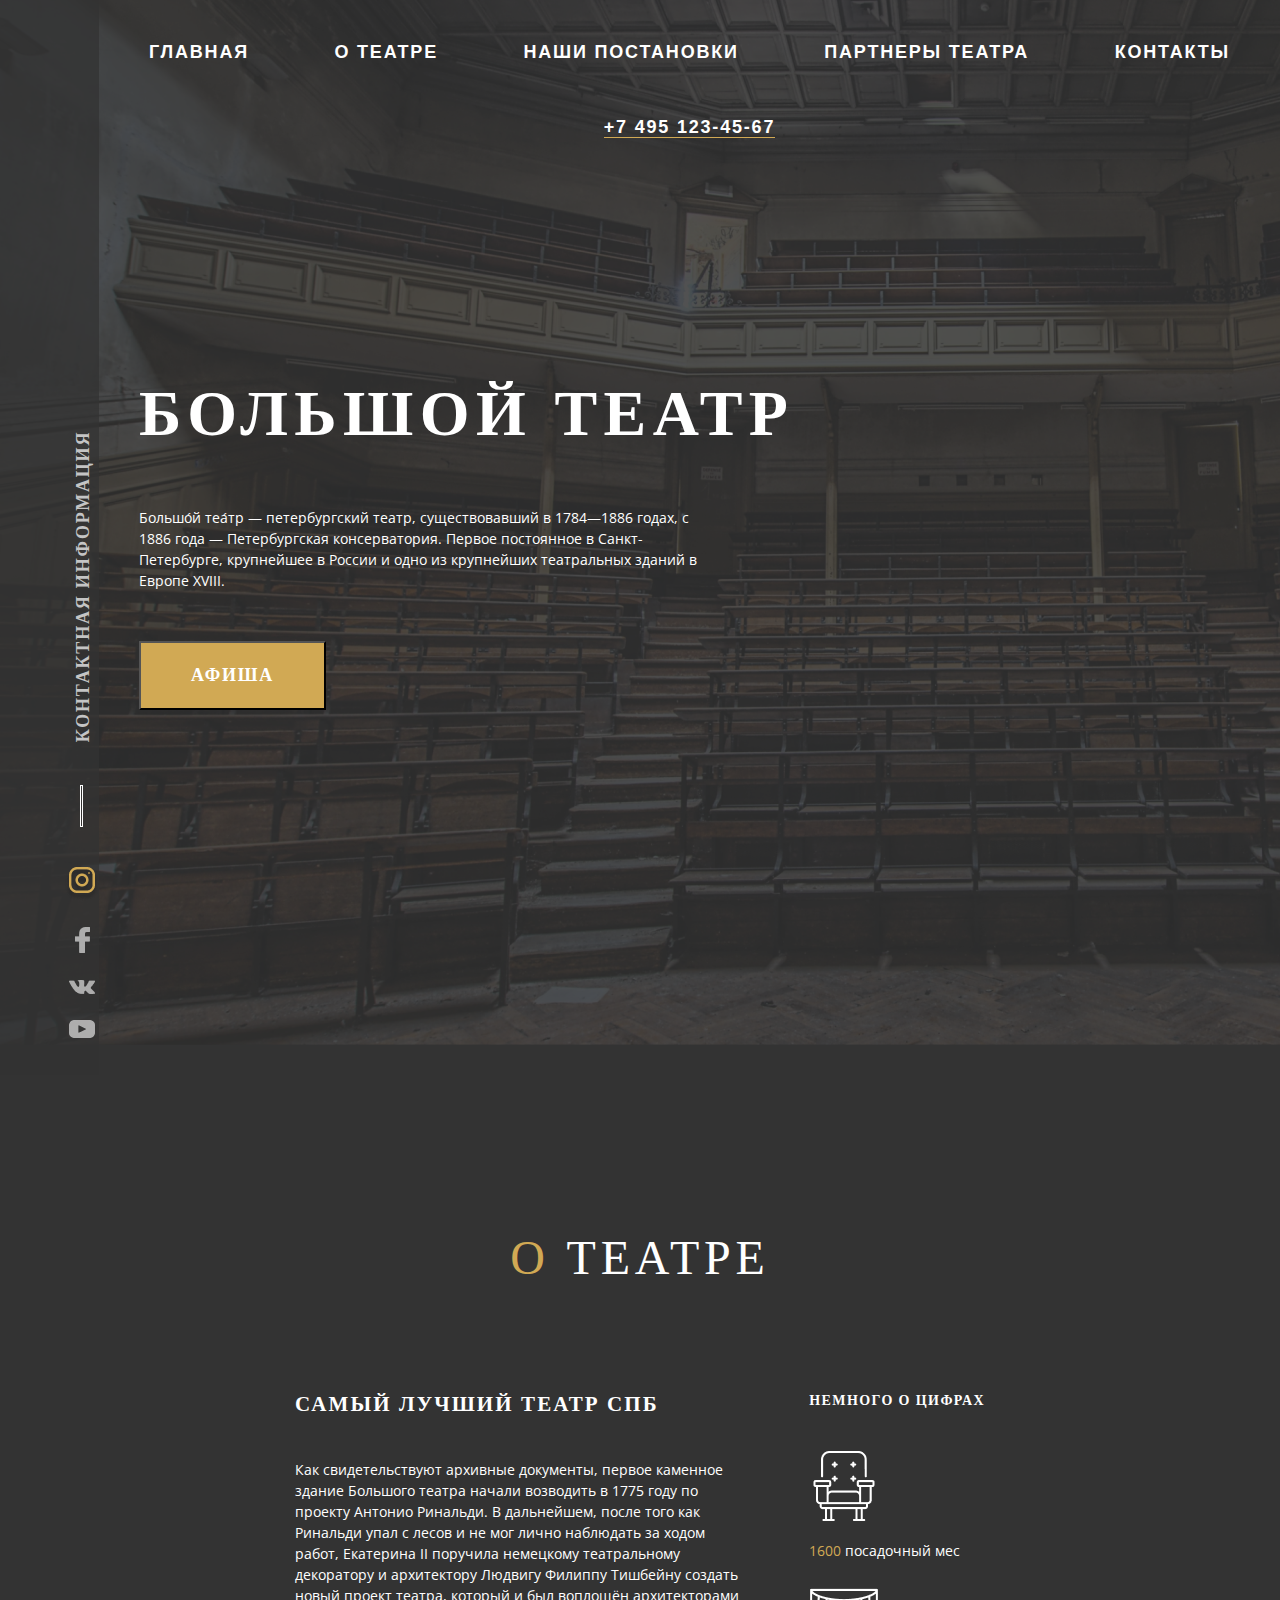
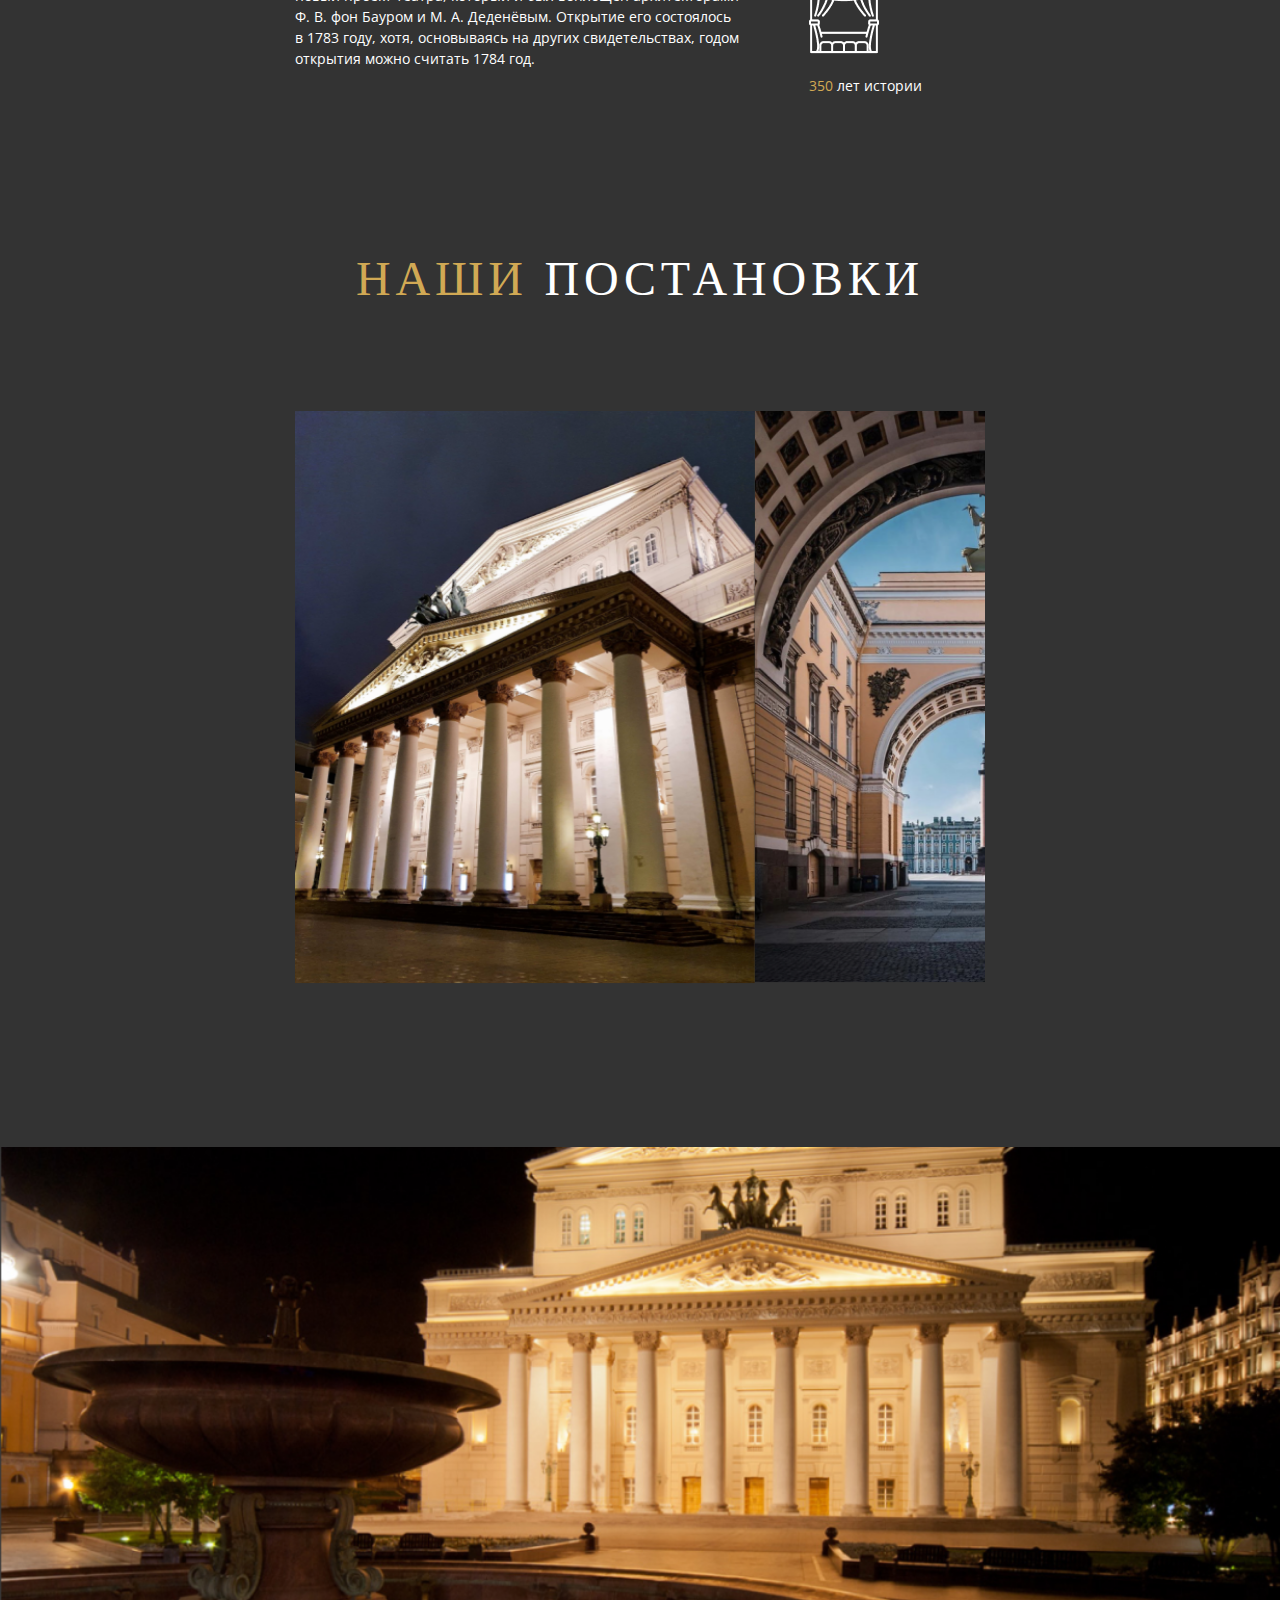
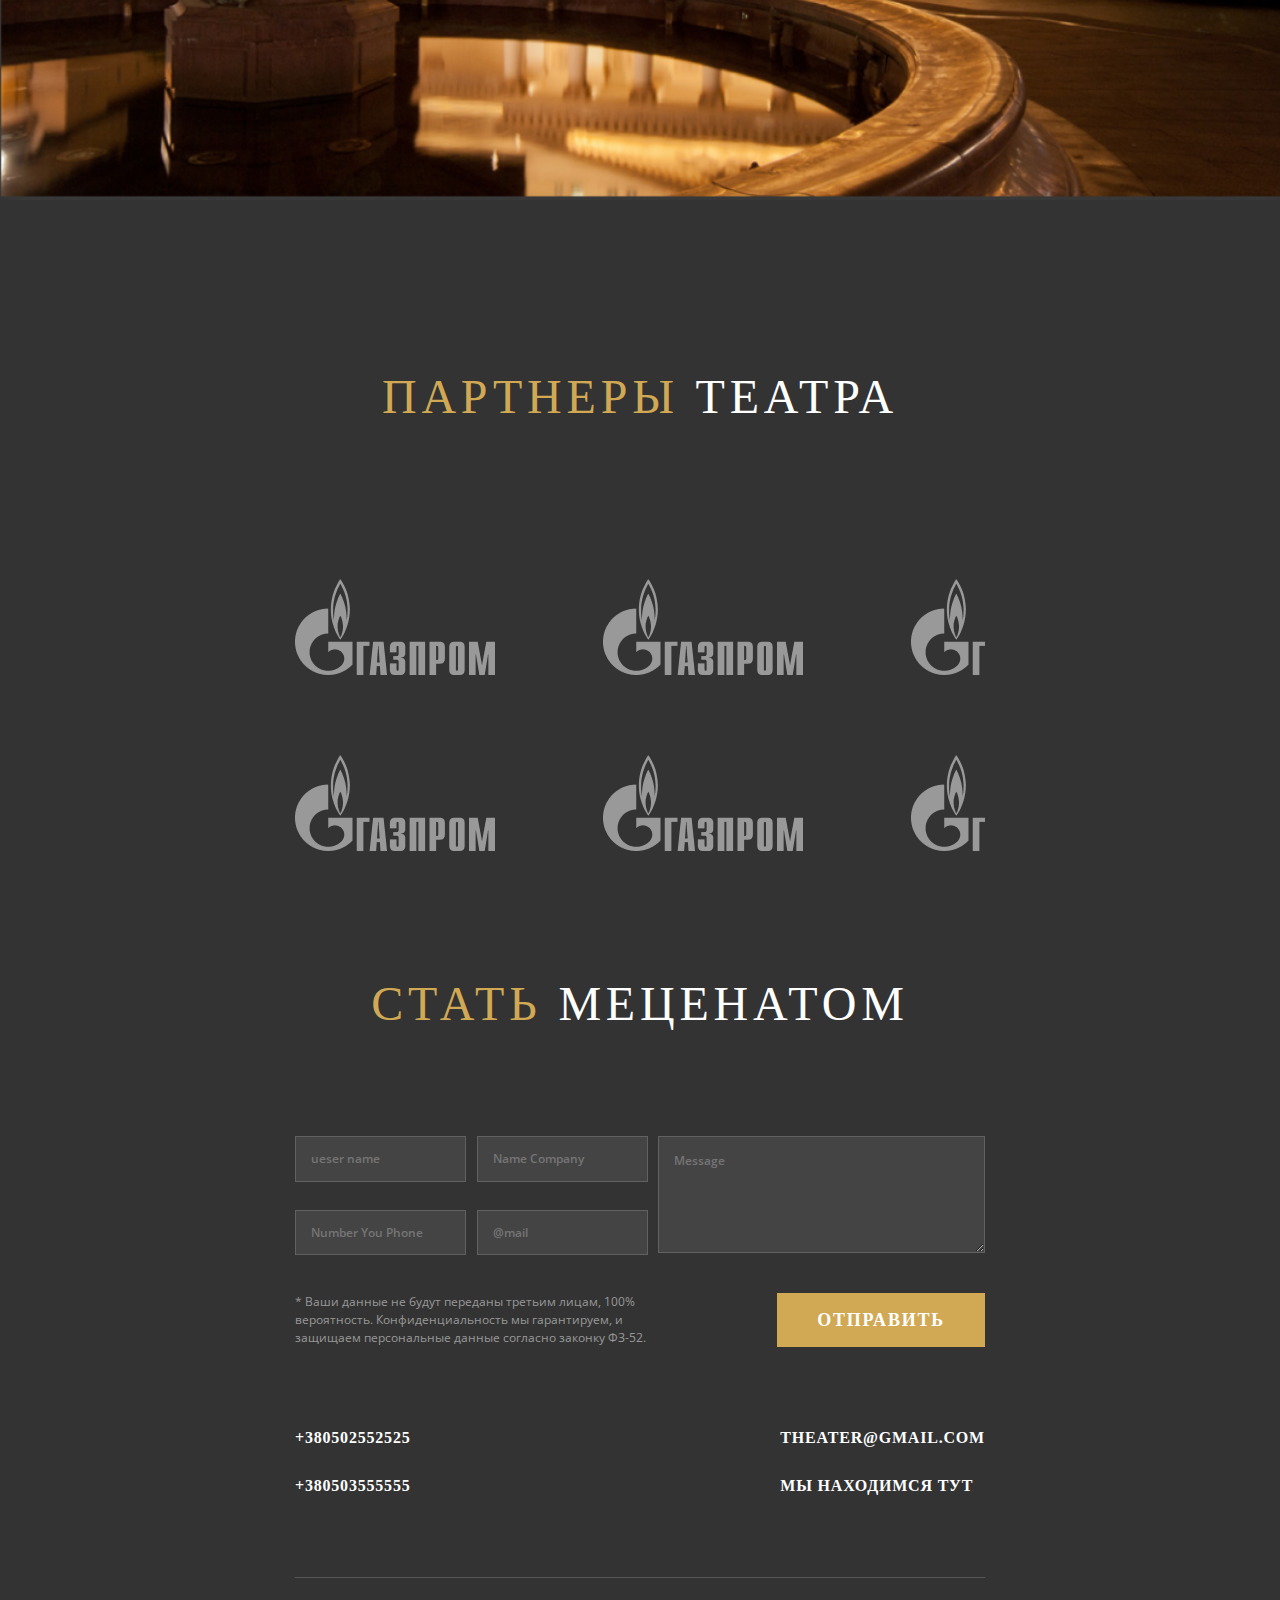
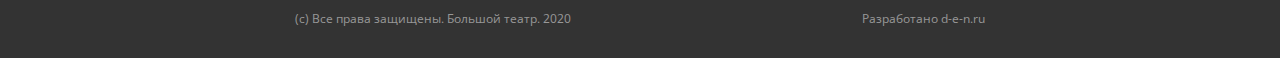
<file: КиноТеатр/index.html>
<!DOCTYPE html>
<html lang="en">
<head>
    <meta charset="UTF-8">
    <meta http-equiv="X-UA-Compatible" content="IE=edge">
    <meta name="viewport" content="width=device-width, initial-scale=1.0">
    <title>Theater</title>
    <link rel="stylesheet" href="https://cdn.jsdelivr.net/npm/swiper@9/swiper-bundle.min.css" />
    <link rel="stylesheet" href="./swepper.css">
    <link rel="stylesheet" href="./stayle.css">
    

</head>
<body>
    <div class="wrapper__html">
        <div class="top__content ">
            <div class="contacts__information">
                <p>контактная информация</p>
                <div class="dash"></div>
                <div class="contacts__icon">
                    <a href="#"><img src="./img/instagram--active.png" alt="inst__icon"> </a>
                    <a href="#"><img src="./img/Facebook__icon.png" alt="fb_icon"> </a>
                    <a href="#"><img src="./img/VK__icon.png" alt="VK__icon"> </a>
                    <a href="#"> <img src="./img/YouTube__icon.png" alt="YouTube__icon"></a>
                </div>
             
             
                
            </div>
            <div class="top__right__block ">
                <nav class="menu ">
                   <ul class="list__menu">
                     <a href="#">Главная</a>
                    <a href="#">о театре</a>
                    <a href="#">Наши постановки</a>
                    <a href="#">партнеры театра</a>
                    <a href="#">контакты</a>
                </ul>
                   <div class="top__phoneNumber "><a class="contact__phone" href="#">+7 495 123-45-67</a></div> 
                </nav>
                <div class="container__topContain">
                <div class="iformations__topContent">
                    <h1>Большой театр</h1>
                    <p>Большо́й теа́тр — петербургский театр, существовавший в 1784—1886 годах, с 1886 года — Петербургская консерватория.
                    Первое постоянное в Санкт-Петербурге, крупнейшее в России и одно из крупнейших театральных зданий в Европе XVIII.
                    </p>
                    <button class="iformations__topContent__btn">афиша</button>
                </div>
                <!-- Slider main container -->
                <div class="test1">
                    <div class="swiper topSwiper">
                        <div class="swiper-wrapper">
                            <div class="swiper-slide"><img src="./img/slider-container.jpg" alt="icon1"></div>
                            <div class="swiper-slide"><img src="./img/image 4.jpg" alt="icon2"></div>
                            <div class="swiper-slide"><img src="./img/test1.png" alt="icon3"></div>
                
                        </div>
                
                
                    </div>
                    <div class="top__swiperPagination">
                        <div class="swiper-button-prev2"><img src="./img/prev.png" alt="icon__prev"></div>
                        <div class="swiper-button-next1"><img src="./img/next.png" alt="icon__next"></div>
                    </div>
                </div>
                </div>
            </div>
           
        </div>
        <!-- block "theater__information" - 2block -->
        <div class="theater__information">
            <div class="hedder"> <span class="hedder__span">о</span> театре</div>
            <div class="wrapper__theater__information">
                <div class="theater__spb">
                    <h2>Самый лучший театр СПБ</h2>
                    <p>Как свидетельствуют архивные документы, первое каменное здание Большого театра начали возводить в 1775 году по проекту
                    Антонио Ринальди. В дальнейшем, после того как Ринальди упал с лесов и не мог лично наблюдать за ходом работ, Екатерина
                    II поручила немецкому театральному декоратору и архитектору Людвигу Филиппу Тишбейну создать новый проект театра,
                    который и был воплощён архитекторами Ф. В. фон Бауром и М. А. Деденёвым. Открытие его состоялось в 1783 году, хотя,
                    основываясь на других свидетельствах, годом открытия можно считать 1784 год.
                </p>
                </div>
                <div class="number__informations">
                    <div class="number__informations1">
                        <h2>немного о цифрах</h2>
                        <img src="./img/number__iform 1.png" alt="icon4">
                        <p> <span class="number">1600</span> посадочный мес</p>
                    </div>
                    <div class="number__informations2">
                        <img src="./img/number__inform2.png" alt="icon5">
                        <p> <span class="number">350</span> лет истории</p>
                    </div>
                </div>
                <div class="img__theater"><img src="./img/photo__theater.png" alt="photo"></div>
            </div>
            </div>

     <!-- block 3 !!!        big__swipper block _________________________________________________________________ -->

            <div class="big__slider">
                <div class="hedder__slider">
                    <h2><span class="span__heder__swipper">наши</span> постановки</h2>
                    <div class="swiper middleSwiper">
                        <div class="swiper-wrapper">
                            <div class="swiper-slide "><img src="./img/swipper__slaid1.png" alt="icon">
                                <div class="wrapper__hover  ">
                                    <div class="test1 ">
                                        <div>
                                            <p>ОСКАР 2020</p>
                                        </div>
                                        <div>
                                            <p class="verticale">сентябрь 2020</p>
                                        </div>
                                        <div class="search"><img src="./img/Group 9.svg" alt="img"></div>
                                    </div>
                                </div>
                            </div>

                            <!-- 2 - slaide -->

                            <div class="swiper-slide ">
                                <img src="./img/bigSwiper__img2.png" alt="">
                                <div class="wrapper__hover  ">
                                    <div class="test1 ">
                                        <div>
                                            <p>Театр Народов</p>
                                        </div>
                                        <div>
                                            <p class="verticale">Сентябрь 20</p>
                                        </div>
                                        <div class="search"><img src="./img/Group 9.svg" alt="img"></div>
                                    </div>
                                </div>
                    
                            </div>
            <div class="swiper-slide ">
        <img src="./img/bigSwiper__img2.png" alt="">
        <div class="wrapper__hover  ">
        <div class="test1 ">
            <div>
                <p>Театр Народов</p>
            </div>
            <div>
                <p class="verticale">Сентябрь 20</p>
            </div>
            <div class="search"><img src="./img/Group 9.svg" alt="img"></div>
        </div>
        </div>

        </div><div class="swiper-slide ">
        <img src="./img/bigSwiper__img2.png" alt="">
        <div class="wrapper__hover  ">
        <div class="test1 ">
            <div>
                <p>Театр Народов</p>
            </div>
            <div>
                <p class="verticale">Сентябрь 20</p>
            </div>
            <div class="search"><img src="./img/Group 9.svg" alt="img"></div>
        </div>
        </div>

        </div><div class="swiper-slide ">
        <img src="./img/bigSwiper__img2.png" alt="">
        <div class="wrapper__hover  ">
        <div class="test1 ">
            <div>
                <p>Театр Народов</p>
            </div>
            <div>
                <p class="verticale">Сентябрь 20</p>
            </div>
            <div class="search"><img src="./img/Group 9.svg" alt="img"></div>
        </div>
        </div>

            </div>

                            <!-- 3 - slaide -->

                            <div class="swiper-slide"><img src="./img/swipper__slaid3.png" alt="img">
                                <div class="wrapper__hover  ">
                                    <div class="test1 ">
                                        <div>
                                            <p>золотой грамофон</p>
                                        </div>
                                        <div>
                                            <p class="verticale">июль 2020</p>
                                        </div>
                                        <div class="search"><img src="./img/Group 9.svg" alt="img"></div>
                                    </div>
                                </div>
                            </div>

                            <!-- 4 - slaide -->

                            <div class="swiper-slide"><img src="./img/swiper__slaid4.png" alt="img">
                                <div class="wrapper__hover  ">
                                    <div class="test1 ">
                                        <div>
                                            <p>щелкунчик</p>
                                        </div>
                                        <div>
                                            <p class="verticale">май 2020</p>
                                        </div>
                                        <div class="search"><img src="./img/Group 9.svg" alt="img"></div>
                                    </div>
                                </div>
                            </div>
                            <!-- 5 - slaide -->

                            <div class="swiper-slide"><img src="./img/swipper__slaid1.png" alt="img">
                                <div class="wrapper__hover  ">
                                    <div class="test1 ">
                                        <div>
                                            <p>Театр Народов</p>
                                        </div>
                                        <div>
                                            <p class="verticale">Сентябрь 20</p>
                                        </div>
                                        <div class="search"><img src="./img/Group 9.svg" alt="img"></div>
                                    </div>
                                </div>
                            </div>
                    
                        </div>
                    
                    
                    </div>
                </div>
            </div>
        <!-- block4         ________________________________________________________________________________________________________________ -->
                <div class="theater">
                    <div class="best__heater__hover">
                        <div class="wrapper__hover">
                            <div class="years">
                                <ul>2018</ul>
                                <ul>2019</ul>
                                <ul>2020</ul>
                            </div>
                            <div class="stars__AND__text">
                                <div class="stars"><img src="./img/stars.png" alt="img__stars"> </div>
                                <div class="best__heater__Paris">
                                    <p>Лучший театр
                                        по мнению театральных критиков Парижа</p>
                                </div>
                            </div>
                        </div>
                    </div>
                    <img src="./img/best__theater.png" alt="img__bestTheater">
                    
                </div>

           <!-- block5 _____________________________________________________________________________________________________      -->

                <div class="partners">
                    <div class="partners__hedder"><span>партнеры</span>  театра</div>
                        <div class="swiper Swiper3">
                            <div class="swiper-wrapper">
                                <div class="swiper-slide">
                        
                                    <div><img src="../КиноТеатр/img/parents__logo.png" alt=""><img src="../КиноТеатр/img/parents__logo.png"
                                            alt=""></div>
                                </div>
                                <div class="swiper-slide">
                        
                                    <div><img src="../КиноТеатр/img/parents__logo.png" alt=""><img src="../КиноТеатр/img/parents__logo.png"
                                            alt="">
                                    </div>
                                </div>
                                <div class="swiper-slide">
                        
                                    <div><img src="../КиноТеатр/img/parents__logo.png" alt=""><img src="../КиноТеатр/img/parents__logo.png"
                                            alt="">
                                    </div>
                                </div>
                                <div class="swiper-slide">
                        
                                    <div><img src="../КиноТеатр/img/parents__logo.png" alt=""><img src="../КиноТеатр/img/parents__logo.png"
                                            alt="">
                                    </div>
                                </div>
                                <div class="swiper-slide">
                        
                                    <div><img src="../КиноТеатр/img/parents__logo.png" alt=""><img src="../КиноТеатр/img/parents__logo.png"
                                            alt="">
                                    </div>
                                </div>
                                <div class="swiper-slide">
                        
                                    <div><img src="../КиноТеатр/img/parents__logo.png" alt=""><img src="../КиноТеатр/img/parents__logo.png"
                                            alt="">
                                    </div>
                                </div>
                                <div class="swiper-slide">
                        
                                    <div><img src="../КиноТеатр/img/parents__logo.png" alt=""><img src="../КиноТеатр/img/parents__logo.png"
                                            alt="">
                                    </div>
                                </div>
                                <div class="swiper-slide">
                        
                                    <div><img src="../КиноТеатр/img/parents__logo.png" alt=""><img src="../КиноТеатр/img/parents__logo.png"
                                            alt="">
                                    </div>
                                </div>
                        
                        
                            </div>
                        </div>
                    </div>
                

            <!-- block 6_________________________________________________________________________________________________________________________ -->
                <div class="donat">
                    <div class="hedder__donat "> <span>стать</span> меценатом</div>
                    <div class="iformations__donats">
                        <div class="contacts__iformations">
                            <div class="wrapper__hone">
                           <div > <a class="styal__donatHrev" href="tel:+380502552525">+380502552525</a></div>
                           <div class="contact"> <a class="styal__donatHrev" href="tel:+380503555555">+380503555555</a></div></div>
                           <div class="wrapper__webInform">
                           <div class="contact"> <a class="styal__donatHrev" href="#">Theater@gmail.com</a></div>
                           <div class="contact"> <a class="styal__donatHrev" href="https://goo.gl/maps/7CqVbpg9KkJyZEfW6">Мы находимся тут</a></div>
                        </div>
                    </div>
                        <form action="#">
                            <div class="user__contacts">
                                <div class="user__iformations">
                                   <div style="width: 50%;"><input class="input__styale" type="text" name="username" value="" placeholder="ueser name"></div> 
                                   <div style="width: 50%;"><input class="input__styale" type="text" name="nameCompany" value="" placeholder="Name Company"></div> 
                                   <div style="width: 50%; margin-top: 30px;"><input class="input__styale" type="tel" name="phone" value="" placeholder="Number You Phone "></div> 
                                   <div style="width: 50%; margin-top: 30px;"><input class="input__styale" type="text" name="mail" value="" placeholder="@mail"></div> 
                                </div>
                                <div>
                                    <textarea class="message__block" name="message" placeholder="Message"></textarea>
                                </div>
                            </div>
                            <div style="display: flex; justify-content: space-between;">
                            <div class="text__user__safety">
                                <p>* Ваши данные не будут переданы третьим лицам, 100% вероятность. Конфиденциальность мы гарантируем, и защищаем
                                персональные данные согласно законку ФЗ-52.</p>
                            </div>
                           <button class="button__form" type="submit"> отправить</button>
                        </div>
                        </form>

                    </div>
                    <div class="footer">
                        <div><p>(с) Все права защищены. Большой театр. 2020</p></div>
                        <div><p>Разработано d-e-n.ru</p></div>
                    </div>
                </div>
              

                
            

        </div>
</div>
       
   
<script src="https://cdn.jsdelivr.net/npm/swiper@9/swiper-bundle.min.js"></script>
<script>
    var swiper = new Swiper(".topSwiper", {
        loop: true,
        navigation: {
            nextEl: ".swiper-button-next1",
            prevEl: ".swiper-button-prev2",
        },
    });
     var swiper1 = new Swiper(".middleSwiper", {
            // slidesPerView: 4,

            // spaceBetween: 30,
            
            // freeMode: true,
            loop:true,
           
            pagination: {
                el: ".swiper-pagination",
                clickable: true,
            },
            breakpoints:{
                1440:{
                    slidesPerView: 4, 
                               
                },
                1024:{

                    slidesPerView:1.5,
                
                },

            }
        });
</script>
<script src="./sladerAvto.js"></script>

   

    
    

    
</body>
</html>
</file>
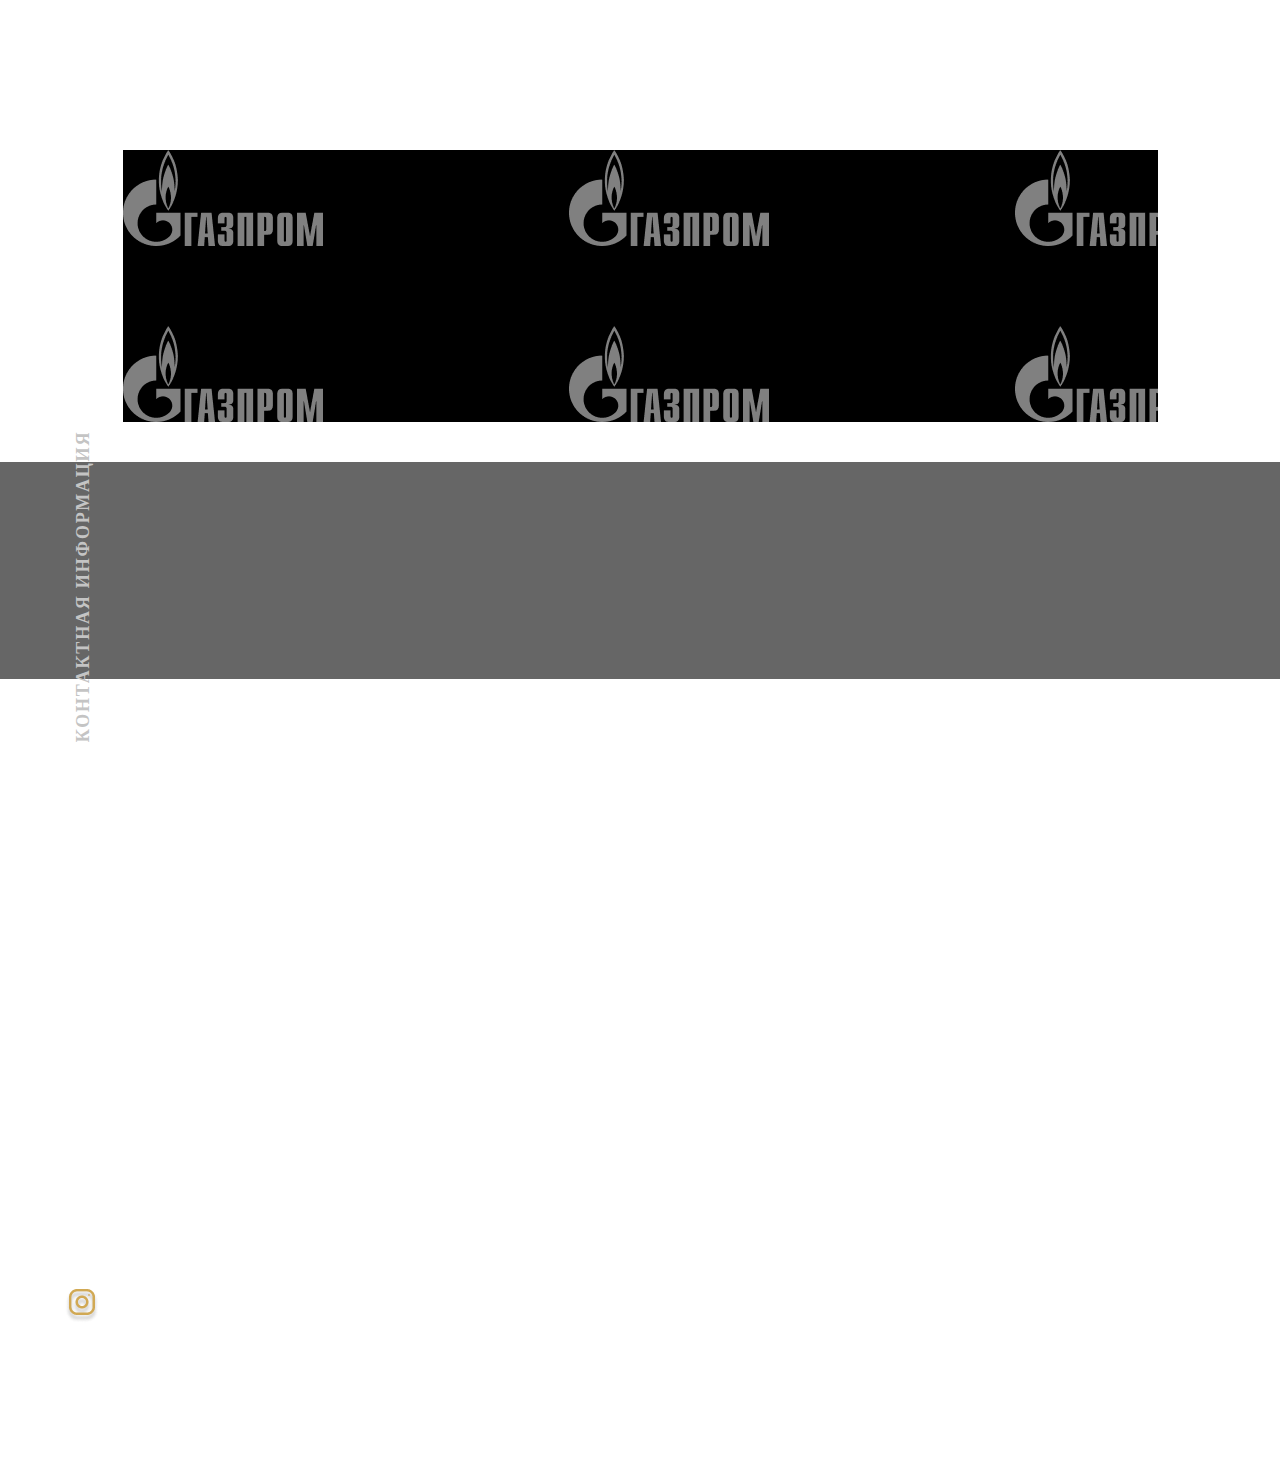
<file: КиноТеатр/slaidAvto.html>
<!DOCTYPE html>
<html lang="en">

<head>
    <meta charset="utf-8" />
    <title>Swiper demo</title>
    <meta name="viewport" content="width=device-width, initial-scale=1, minimum-scale=1, maximum-scale=1" />
    <!-- Link Swiper's CSS -->
    <link rel="stylesheet" href="https://cdn.jsdelivr.net/npm/swiper@9/swiper-bundle.min.css" />
    <link rel="stylesheet" href="./style__slaiderAvto.css">
    <link rel="stylesheet" href="../КиноТеатр/stayle.css">
  

    <!-- Demo styles -->
   
</head>

<body>
    <!-- Swiper -->
    <div class="swiper Swiper3">
        <div class="swiper-wrapper">
            <div class="swiper-slide">
               
                <div><img src="../КиноТеатр/img/parents__logo.png" alt=""><img src="../КиноТеатр/img/parents__logo.png" alt=""></div>
            </div>
            <div class="swiper-slide">
            
                <div><img src="../КиноТеатр/img/parents__logo.png" alt=""><img src="../КиноТеатр/img/parents__logo.png" alt="">
                </div>
            </div>
            <div class="swiper-slide">
            
                <div><img src="../КиноТеатр/img/parents__logo.png" alt=""><img src="../КиноТеатр/img/parents__logo.png" alt="">
                </div>
            </div>
            <div class="swiper-slide">
            
                <div><img src="../КиноТеатр/img/parents__logo.png" alt=""><img src="../КиноТеатр/img/parents__logo.png" alt="">
                </div>
            </div>
            <div class="swiper-slide">
               
                <div><img src="../КиноТеатр/img/parents__logo.png" alt=""><img src="../КиноТеатр/img/parents__logo.png" alt="">
                </div>
            </div>
            <div class="swiper-slide">
               
                <div><img src="../КиноТеатр/img/parents__logo.png" alt=""><img src="../КиноТеатр/img/parents__logo.png" alt="">
                </div>
            </div>
            <div class="swiper-slide">
                
                <div><img src="../КиноТеатр/img/parents__logo.png" alt=""><img src="../КиноТеатр/img/parents__logo.png" alt="">
                </div>
            </div>
            <div class="swiper-slide">
            
                <div><img src="../КиноТеатр/img/parents__logo.png" alt=""><img src="../КиноТеатр/img/parents__logo.png" alt="">
                </div>
            </div>
            
           
        </div>
    </div>




    <div class="contacts__information">
        <p>контактная информация</p>
        <div class="dash"></div>
        <div class="contacts__icon">
            <a href="#"><img src="./img/instagram--active.png" alt="inst__icon"> </a>
            <a href="#"><img src="./img/Facebook__icon.png" alt="fb_icon"> </a>
            <a href="#"><img src="./img/VK__icon.png" alt="VK__icon"> </a>
            <a href="#"> <img src="./img/YouTube__icon.png" alt="YouTube__icon"></a>
        </div>
    <!-- Swiper JS -->
    <script src="https://cdn.jsdelivr.net/npm/swiper@9/swiper-bundle.min.js"></script>
<script src="./sladerAvto.js"></script>
    
</body>

</html>
</file>
<file: КиноТеатр/swepper.css>
@import url("https://fonts.googleapis.com/css2?family=Open+Sans:wght@400;700&family=Roboto:wght@300;400;500&display=swap");
@font-face {
  font-family: "OpenSansCondensedLight";
  src: url(./font/OpenSansCondensedBold/OpenSansCondensedBold.ttf);
  font-style: normal;
  font-weight: 700;
}
* {
  margin: 0;
  padding: 0;
}

.middleSwiper .swiper1 {
  width: 100%;
  height: 550px;
}
.middleSwiper .swiper-slide img {
  cursor: pointer;
  width: 100%;
  -o-object-fit: unset;
     object-fit: unset;
  height: 100%;
}
.middleSwiper .swiper-slide:hover .wrapper__hover {
  display: block;
}
.middleSwiper .icon__search img {
  display: none;
}
.middleSwiper .test {
  width: 100%;
  height: 100%;
  background-image: url(./img/bigSwiper__img2.png);
}
.middleSwiper .wrapper__hover {
  display: none;
  position: absolute;
  top: 0;
  width: 100%;
  height: 100%;
  background: linear-gradient(0deg, rgba(51, 51, 51, 0.65), rgba(51, 51, 51, 0.65));
}
.middleSwiper .test1 {
  margin: 40px;
  height: 86%;
  font-family: "Open Sans Condensed";
  font-style: normal;
  font-weight: 700;
  font-size: 24px;
  line-height: 33px;
  letter-spacing: 0.05em;
  text-transform: uppercase;
  color: #ffffff;
}
.middleSwiper .test1 .verticale {
  bottom: 109px;
  position: absolute;
  transform: rotate(-90deg);
  left: -34px;
}
.middleSwiper .search {
  width: 100px;
  height: inherit;
  margin: 0 auto;
}

@media (max-width: 1440px) {
  .middleSwiper {
    width: 690px;
  }
}/*# sourceMappingURL=swepper.css.map */
</file>
<file: КиноТеатр/stayle.css>
@import url("https://fonts.googleapis.com/css2?family=Open+Sans:wght@400;700&family=Roboto:wght@300;400;500&display=swap");
@font-face {
  font-family: "OpenSansCondensedLight";
  src: url(./font/OpenSansCondensedBold/OpenSansCondensedBold.ttf);
  font-style: normal;
  font-weight: 700;
}
* {
  margin: 0;
  padding: 0;
}

.wrapper__html {
  background: #333333;
  width: 100%;
}

.top__content {
  display: flex;
}

.contacts__information {
  display: flex;
  flex-direction: column;
}
.contacts__information p {
  font-style: normal;
  font-weight: 700;
  font-size: 18px;
  line-height: 25px;
  letter-spacing: 0.1em;
  text-transform: uppercase;
  color: #c4c4c4;
  transform: rotate(-90deg);
  position: absolute;
  top: 574px;
  left: -72px;
}

.dash {
  border: 1px solid white;
  width: 1px;
  height: 40px;
  position: relative;
  top: 745px;
  margin-left: 80px;
  margin-top: 40px;
}

.contacts__icon {
  text-decoration: none;
  display: flex;
  flex-direction: column;
  height: 175px;
  justify-content: space-between;
  width: -moz-fit-content;
  width: fit-content;
  position: relative;
  top: 785px;
  margin-left: 65px;
  align-items: center;
}

.top__right__block {
  margin-top: 20px;
  width: 100%;
  background-image: url(./img/top__menu__background.png);
  background-repeat: no-repeat;
  margin-left: 70px;
  background-size: cover;
}

.menu {
  justify-content: space-between;
  display: flex;
  margin: 50px 180px 0px 405px;
}
.menu a {
  font-family: "Open Sans Condensed", sans-serif;
  font-style: normal;
  font-weight: 700;
  font-size: 18px;
  line-height: 25px;
  letter-spacing: 0.1em;
  text-transform: uppercase;
  color: #ffffff;
  text-decoration: none;
}

.list__menu {
  width: 825px;
  display: flex;
  justify-content: space-between;
}

.contact__phone {
  font-style: normal;
  font-weight: 700;
  font-size: 18px;
  line-height: 25px;
  letter-spacing: 0.1em;
  text-transform: uppercase;
  color: #ffffff;
  text-decoration: none;
  border-bottom: 1px #d1a954 solid;
  height: 27px;
}

.container__topContain {
  display: flex;
  justify-content: space-between;
  align-items: center;
  margin: 190px 180px 205px 405px;
}

.iformations__topContent {
  display: block;
}
.iformations__topContent h1 {
  font-family: "Open Sans Condensed";
  font-style: normal;
  font-weight: 700;
  font-size: 64px;
  line-height: 87px;
  letter-spacing: 0.1em;
  text-transform: uppercase;
  color: #ffffff;
}
.iformations__topContent p {
  font-family: "Open Sans";
  font-style: normal;
  font-weight: 400;
  font-size: 14px;
  line-height: 150%;
  color: #ffffff;
  max-width: 580px;
  margin-top: 50px;
}

.iformations__topContent__btn {
  margin-top: 50px;
  background: #d1a954;
  font-family: "Open Sans Condensed";
  font-style: normal;
  font-weight: 700;
  font-size: 18px;
  line-height: 25px;
  display: flex;
  align-items: center;
  text-align: center;
  letter-spacing: 0.1em;
  text-transform: uppercase;
  color: #ffffff;
  padding: 20px 50px;
}

.top__swiperPagination {
  margin-top: 35px;
  display: flex;
  align-items: center;
  justify-content: space-between;
  font-family: "Open Sans Condensed";
  font-style: normal;
  font-weight: 700;
  font-size: 18px;
  line-height: 25px;
  letter-spacing: 0.1em;
  text-transform: uppercase;
  color: #c4c4c4;
}

.topSwiper {
  width: 400px !important;
  height: 570px !important;
}
.topSwiper .test1 {
  width: 400px;
}
.topSwiper .swiper {
  width: 100%;
  height: 100%;
}
.topSwiper .swiper-slide {
  text-align: center;
  font-size: 18px;
  background: #fff;
  display: flex;
  justify-content: center;
  align-items: center;
}
.topSwiper .swiper-slide img {
  display: block;
  width: 100%;
  height: 100%;
  -o-object-fit: cover;
     object-fit: cover;
}

.theater__information {
  position: relative;
  margin: 0 auto;
  margin-top: 130px;
  max-width: 1110px;
  width: 100%;
}

.hedder {
  font-family: "Open Sans Condensed";
  font-style: normal;
  font-weight: 300;
  font-size: 48px;
  line-height: 65px;
  text-align: center;
  letter-spacing: 0.1em;
  text-transform: uppercase;
  color: #ffffff;
}
.hedder .hedder__span {
  color: #d1a954;
}

.wrapper__theater__information {
  display: flex;
  justify-content: space-between;
  margin-top: 100px;
}

.theater__spb {
  max-width: 445px;
  width: 100%;
}
.theater__spb h2 {
  font-family: "Open Sans Condensed";
  font-style: normal;
  font-weight: 700;
  font-size: 21px;
  line-height: 29px;
  letter-spacing: 0.1em;
  text-transform: uppercase;
  color: #ffffff;
}
.theater__spb p {
  margin-top: 40px;
  font-family: "Open Sans";
  font-style: normal;
  font-weight: 400;
  font-size: 14px;
  line-height: 150%;
  color: #ffffff;
}

.number__informations1 h2 {
  margin-bottom: 40px;
  font-family: "Open Sans Condensed";
  font-style: normal;
  font-weight: 700;
  font-size: 21px;
  line-height: 29px;
  letter-spacing: 0.1em;
  text-transform: uppercase;
  color: #ffffff;
}
.number__informations1 p {
  margin-top: 15px;
  font-family: "Open Sans";
  font-style: normal;
  font-weight: 400;
  font-size: 14px;
  line-height: 150%;
  color: #ffffff;
}
.number__informations1 .number {
  color: #d1a954;
}

.number__informations2 {
  margin-top: 25px;
}
.number__informations2 p {
  margin-top: 15px;
  font-family: "Open Sans";
  font-style: normal;
  font-weight: 400;
  font-size: 14px;
  line-height: 150%;
  color: #ffffff;
}
.number__informations2 .number {
  color: #d1a954;
}

.img__theater img {
  height: 100%;
}

.hedder__slider {
  margin-top: 150px;
}
.hedder__slider h2 {
  margin-bottom: 100px;
  font-family: "Open Sans Condensed";
  font-style: normal;
  font-weight: 300;
  font-size: 48px;
  line-height: 65px;
  text-align: center;
  letter-spacing: 0.1em;
  text-transform: uppercase;
  color: #ffffff;
}
.hedder__slider .span__heder__swipper {
  color: #d1a954;
}

.theater {
  position: relative;
  margin: 160px auto;
  max-width: 1059px;
  width: 100%;
}
.theater img {
  height: 100%;
  width: 100%;
}

.theater:hover .best__heater__hover {
  display: flex;
}

.best__heater__hover {
  display: none;
  position: absolute;
  width: 100%;
  height: 100%;
  align-items: center;
}

.wrapper__hover {
  display: flex;
  width: 100%;
  justify-content: space-between;
}

.stars {
  max-width: 230px;
  height: 25px;
}

.best__heater__Paris {
  width: 540px;
  height: 50px;
}
.best__heater__Paris p {
  font-family: "Open Sans";
  font-style: normal;
  font-weight: 700;
  font-size: 36px;
  line-height: 150%;
  color: #ffffff;
}

.years {
  margin-left: 16%;
  font-family: "Open Sans Condensed";
  font-style: normal;
  font-weight: 700;
  font-size: 72px;
  line-height: 98px;
  letter-spacing: 0.1em;
  text-transform: uppercase;
  color: #d1a954;
}

.partners {
  max-width: 1059px;
  width: 100%;
  margin: 0 auto;
}

.partners__hedder {
  font-family: "Open Sans Condensed";
  font-style: normal;
  font-weight: 300;
  font-size: 48px;
  line-height: 65px;
  text-align: center;
  letter-spacing: 0.1em;
  text-transform: uppercase;
  color: #ffffff;
}

span {
  color: #d1a954;
}

.Swiper3 {
  width: 100%;
  margin-top: 150px;
}
.Swiper3 .swiper {
  width: 100%;
  height: 100%;
}
.Swiper3 .swiper-slide {
  text-align: center;
  font-size: 18px;
  display: flex;
  align-items: center;
}
.Swiper3 .swiper-slide img {
  display: block;
  width: 100%;
  height: 100%;
  -o-object-fit: cover;
     object-fit: cover;
}
.Swiper3 .swiper-slide div img:first-child {
  margin-bottom: 80px;
}

.donat {
  max-width: 1110px;
  width: 100%;
  margin: 0 auto;
  padding-top: 120px;
}

.hedder__donat {
  font-family: "Open Sans Condensed";
  font-style: normal;
  font-weight: 300;
  font-size: 48px;
  line-height: 65px;
  text-align: center;
  letter-spacing: 0.1em;
  text-transform: uppercase;
  color: #ffffff;
}

.iformations__donats {
  display: flex;
  margin-top: 100px;
}

.contacts__iformations {
  display: inline-block;
}

.contact {
  margin-top: 25px;
}

.styal__donatHrev {
  text-decoration: none;
  font-family: "Open Sans Condensed";
  font-style: normal;
  font-weight: 700;
  font-size: 16px;
  line-height: 22px;
  letter-spacing: 0.05em;
  text-transform: uppercase;
  color: #ffffff;
}

.user__contacts {
  display: flex;
}

.user__iformations {
  display: flex;
  flex-wrap: wrap;
  margin-left: 125px;
}

.input__styale {
  padding-left: 15px;
  width: 85%;
  height: 100%;
  font-family: "Open Sans";
  font-style: normal;
  font-weight: 600;
  font-size: 12px;
  line-height: 150%;
  display: flex;
  align-items: center;
  color: #989898;
  background: #444444;
  border: 1px solid #616161;
}

.message__block {
  width: 310px;
  height: 100px;
  font-family: "Open Sans";
  font-style: normal;
  font-weight: 600;
  font-size: 12px;
  line-height: 150%;
  display: flex;
  align-items: center;
  color: #989898;
  background: #444444;
  border: 1px solid #616161;
  padding-left: 15px;
  padding-top: 15px;
}

.text__user__safety {
  max-width: 390px;
  margin-left: 125px;
  margin-top: 40px;
  font-family: "Open Sans";
  font-style: normal;
  font-weight: 400;
  font-size: 12px;
  line-height: 150%;
  color: #989898;
}

.button__form {
  border: none;
  margin-top: 40px;
  padding-left: 40px;
  padding-right: 40px;
  background: #d1a954;
  font-family: "Open Sans Condensed";
  font-style: normal;
  font-weight: 700;
  font-size: 18px;
  line-height: 25px;
  display: flex;
  align-items: center;
  text-align: center;
  letter-spacing: 0.1em;
  text-transform: uppercase;
  color: #ffffff;
}

.footer {
  align-items: end;
  display: flex;
  justify-content: space-between;
  margin-top: 80px;
  padding-bottom: 30px;
  max-width: 1110px;
  width: 100%;
  height: 50px;
  border-top: 1px solid #565656;
  font-family: "Open Sans";
  font-style: normal;
  font-weight: 400;
  font-size: 12px;
  line-height: 150%;
  text-align: right;
  color: #989898;
}

@media (max-width: 1850px) {
  .container__topContain {
    margin: 190px 180px 205px 365px;
  }
  .menu {
    margin: 50px 180px 0px 365px;
  }
}
@media (max-width: 1800px) {
  .menu {
    margin: 50px 280px 0px 100px;
  }
  .container__topContain {
    margin: 190px 280px 205px 100px;
  }
}
@media (max-width: 1800px) {
  .menu {
    margin: 50px 110px 0px 100px;
  }
  .container__topContain {
    margin: 190px 110px 205px 100px;
  }
}
@media (max-width: 1440px) {
  .top__content {
    background-image: url(./img/top__menu__background.png);
    background-repeat: no-repeat;
    width: 100%;
    height: 100%;
  }
  .contacts__information {
    display: block;
    background: rgba(51, 51, 51, 0.75);
  }
  .top__right__block {
    background-image: none;
    margin: 0;
  }
  .menu {
    display: block;
    margin: 40px 50px;
  }
  .menu .list__menu {
    width: 100%;
    margin-bottom: 50px;
  }
  .menu .top__phoneNumber {
    width: -moz-fit-content;
    width: fit-content;
    margin: 0 auto;
  }
  .container__topContain {
    margin: 230px 110px 365px 40px;
  }
  .test1 {
    display: none;
  }
  .theater__information {
    margin-top: 150px;
    width: 690px;
  }
  .theater__information .number__informations {
    margin-left: 30px;
  }
  .theater__information .number__informations1 h2 {
    font-size: 14px;
    line-height: 21px;
  }
  .theater__information .img__theater {
    display: none;
  }
  .theater {
    max-width: 100%;
    width: 100%;
  }
  .partners {
    max-width: 690px;
  }
  .donat {
    max-width: 690px;
  }
  .iformations__donats {
    display: flex;
    flex-flow: column wrap;
  }
  .contacts__iformations {
    order: 2;
  }
  .user__iformations {
    margin-left: 0;
  }
  .text__user__safety {
    margin-left: 0;
  }
  .contacts__iformations {
    display: flex;
    justify-content: space-between;
    margin-top: 80px;
  }
  .wrapper__hone {
    display: flex;
    flex-direction: column;
    justify-content: space-between;
    height: 70px;
  }
  .wrapper__webInform {
    display: flex;
    flex-direction: column;
    justify-content: space-between;
    height: 70px;
  }
  .contact {
    margin-top: 0;
  }
}
@media (max-width: 1024px) {
  .list__menu {
    display: none;
  }
  .top__phoneNumber {
    position: absolute;
    right: 0;
    margin-right: 40px !important;
  }
  .contacts__information {
    display: none;
  }
  .container__topContain {
    margin: 230px 0px 365px 0px;
  }
  .iformations__topContent {
    margin: 0 auto;
  }
}/*# sourceMappingURL=stayle.css.map */
</file>
<file: КиноТеатр/style__slaiderAvto.css>
.Swiper3 {
  max-width: 1035px;
  background: black;
}
.Swiper3 .swiper {
  width: 100%;
  height: 100%;
}
.Swiper3 .swiper-slide {
  text-align: center;
  font-size: 18px;
  display: flex;
  align-items: center;
}
.Swiper3 .swiper-slide img {
  display: block;
  width: 100%;
  height: 100%;
  -o-object-fit: cover;
     object-fit: cover;
}
.Swiper3 .swiper-slide div img:first-child {
  margin-bottom: 80px;
}/*# sourceMappingURL=style__slaiderAvto.css.map */
</file>
